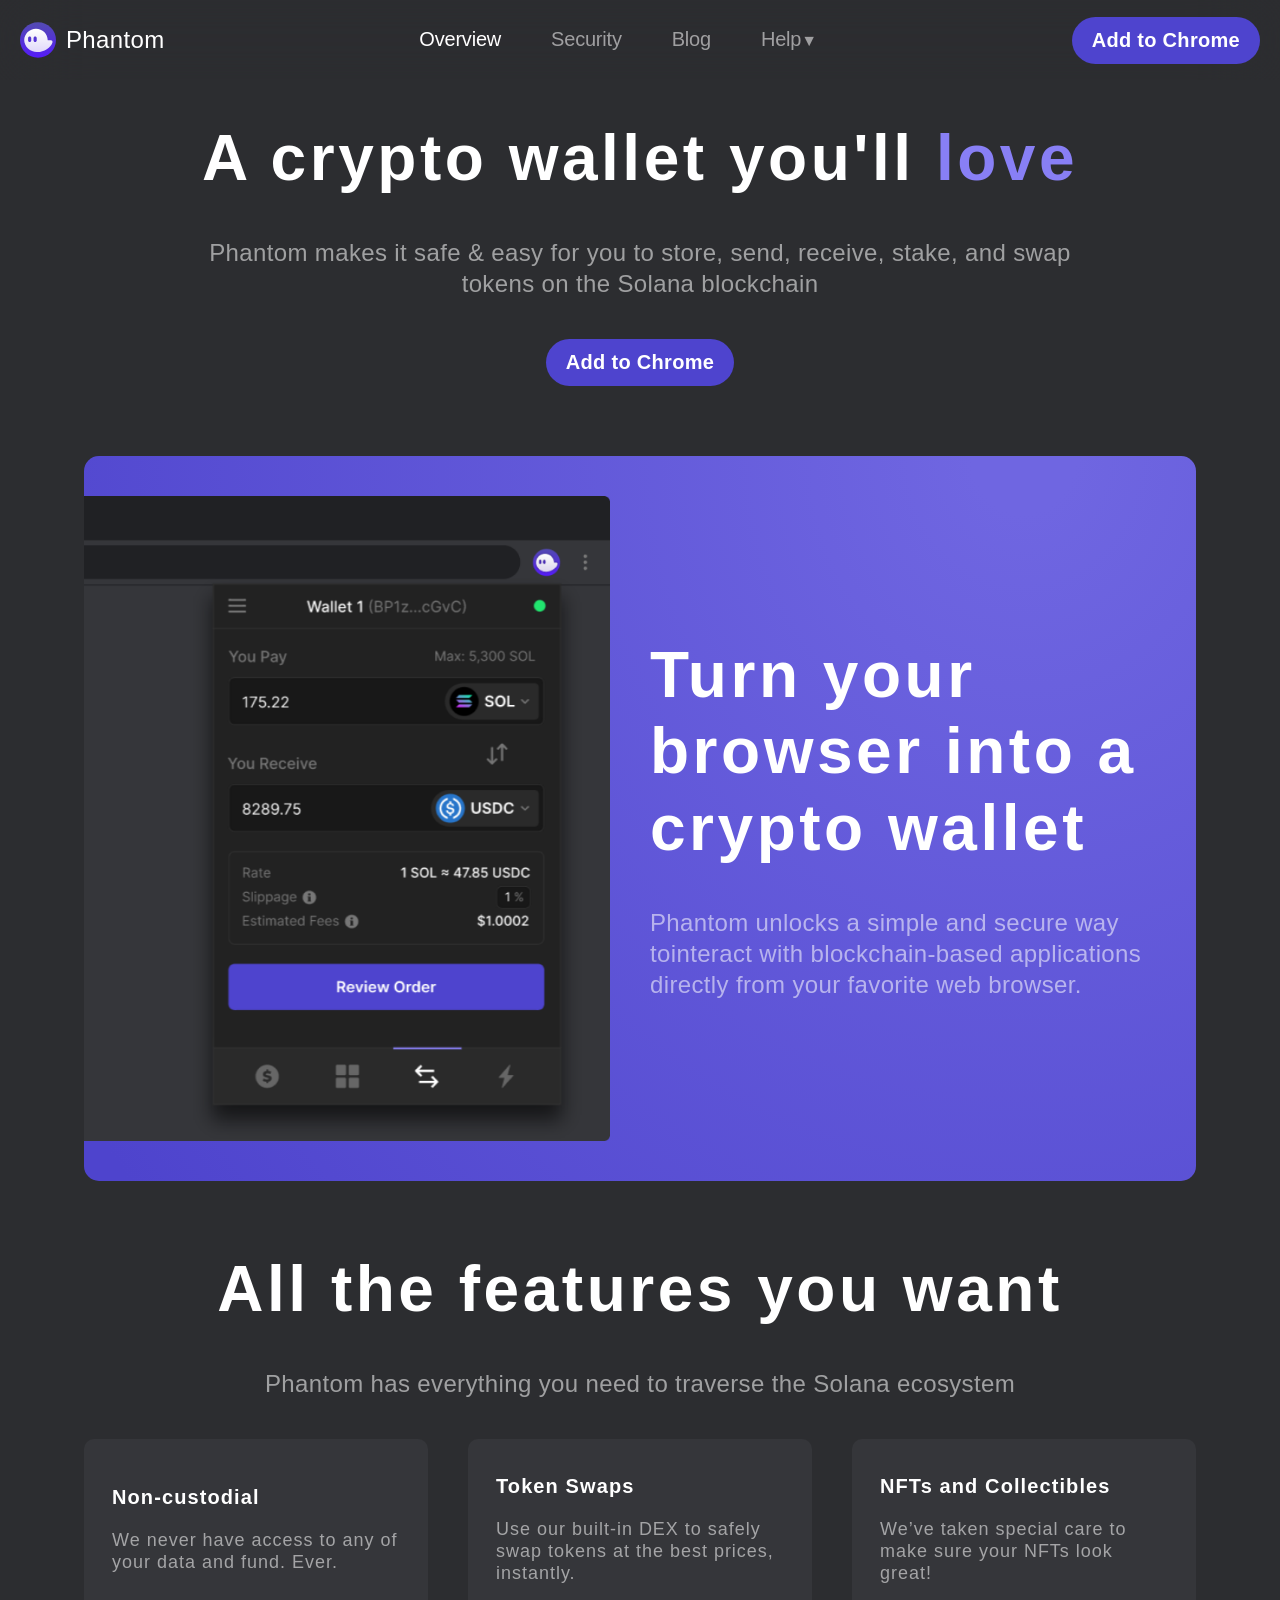
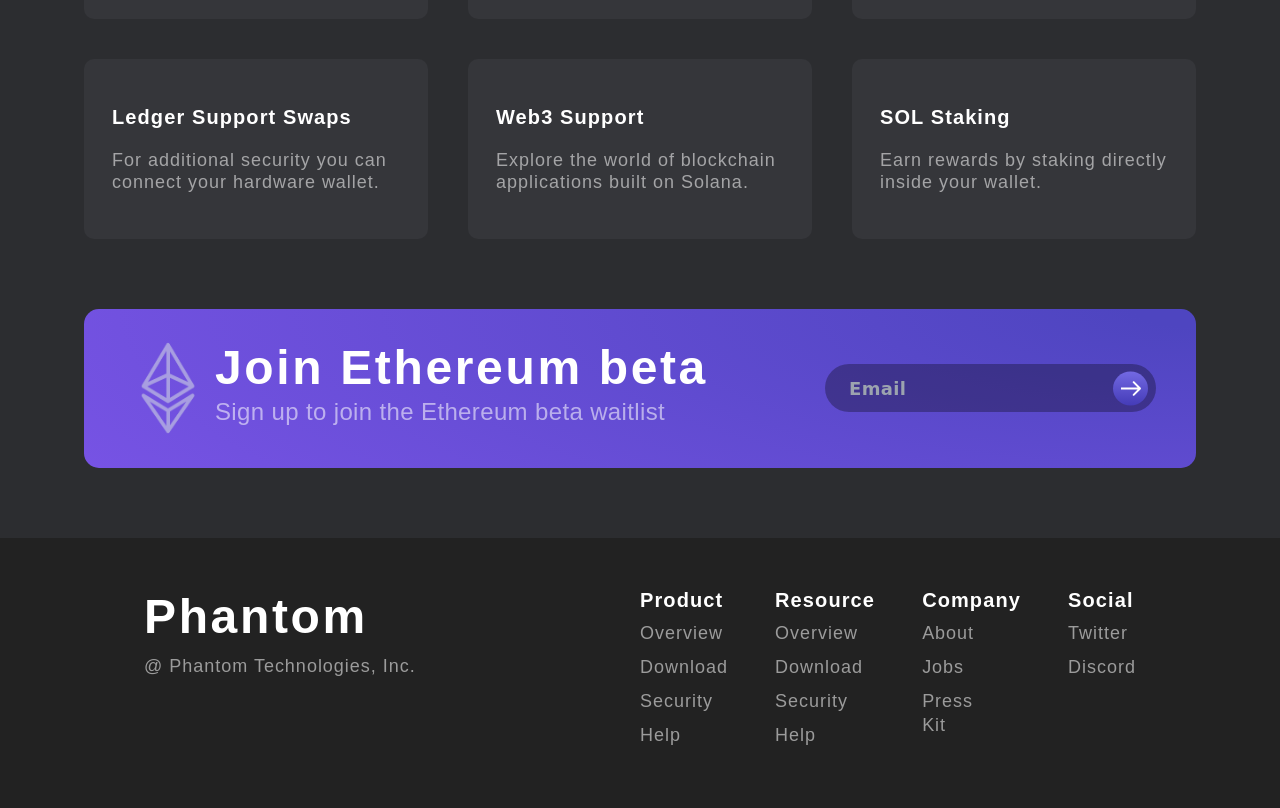
<file: courses/figma/landing/index.html>
<!DOCTYPE html>
<html lang="en">

<head>
    <meta charset="UTF-8">
    <meta http-equiv="X-UA-Compatible" content="IE=edge">
    <meta name="viewport" content="width=device-width, initial-scale=1.0">
    <title>Phantom</title>
    <link rel="stylesheet" href="compiled.css">
</head>

<body class="bg-body">
    <nav id="navbar" class="backdrop-filter backdrop-blur-2xl flex flex-row 
    px-30 py-20 md:px-20 z-50 fixed w-full top-0 justify-between items-center">

        <div class="flex items-center">
            <img class="mr-10" id="logo-img" src="./src/icons/phantom-logo.svg" alt="phantom logo">
            <h3 class="md:hidden font-bold">Phantom</h3>
            <p class="text-primary hidden font-medium md:block">Phantom</p>
        </div>

        <div id="navbar-links" class="hidden md:grid grid-flow-col auto-cols-min lg:gap-50 md:gap-30">
            <a href="#" id="active-nav-link">Overview</a>
            <a href="#">Security</a>
            <a href="#">Blog</a>
            <span class="relative" id="help-dropdown-toggle">
                <a href="#">Help<span class="text-base">▼</span></a>
                <div id="help-dropdown-content" class="">
                    <a class="font-p2-md" href="#">Support</a>
                    <a class="font-p2-md" href="#">Forum</a>
                    <a class="font-p2-md" href="#">FAQ</a>
                </div>
            </span>
        </div>

        <button class="add-wallet-btn bg-btn-primary rounded-full hidden md:block text-primary" type="button">
            <p class="text-btn font-btn text-primary text-center">Add to Chrome</p>
        </button>

        <button class="md:hidden" type="button" id="menu-toggle">
            <img id="navbar-toggle-image" src="./src/icons/hamburger-icon.svg" alt="hamburger">
        </button>

        <div id="dropdown-menu" class="md:hidden hidden absolute p-60 w-29/30 mx-auto right-0 top-4 left-0 rounded-md bg-footer 
            focus:outline-none">
            <div class="flex flex-row justify-between items-center mb-15">
                <h3 class="font-medium">Phantom</h3>
                <button id="close-dropdown">
                    <img id="close-dropdown-icon" src="./src/icons/close-dropdown-icon.svg" alt="close dropdown icon">
                </button>
            </div>
            <ul class="text-white text-opacity-60 text-4xl">
                <li class="mb-15"><a class="md:text-p2-md md:font-p2-md" href="#">Overview</a></li>
                <li class="mb-15"><a class="md:text-p2-md md:font-p2-md" href="#">Security</a></li>
                <li class="mb-15"><a class="md:text-p2-md md:font-p2-md" href="#">Blog</a></li>
                <li class="mb-15"><a class="md:text-p2-md md:font-p2-md" href="#">Support</a></li>
            </ul>
        </div>
    </nav>

    <div id="body-container" class="md:max-w-6xl md:mx-auto grid grid-flow-rows gap-120 px-30 pb-100 pt-200
    md:gap-70 md:px-20 md:pb-70 md:pt-120">
        <div id="header" class="grid grid-flow-row gap-60 md:gap-40 justify-items-center">
            <h1 class="text-center">A crypto wallet you'll <span class="text-selected">love</span></h1>

            <p class="text-center w-4/5">
                Phantom makes it safe & easy for you to store, send, receive, stake, and swap tokens on the Solana
                blockchain
            </p>

            <button
                class="add-wallet-btn bg-btn-primary rounded-full md:hidden self-start md:block text-primary mx-auto"
                type="button">
                <p class="text-primary text-center font-bold">Download</p>
            </button>

            <button class="add-wallet-btn bg-btn-primary rounded-full hidden self-start md:block text-primary mx-auto"
                type="button">
                <p class="text-btn font-btn text-primary text-center">Add to Chrome</p>
            </button>
        </div>

        <div class="hidden md:grid grid-cols-2 gap-40 py-40 pr-20 items-center rounded-md bg-gradient-purple-1">

            <div class="float-right">
                <img src="./src/images/browser-wallet-screen.png" alt="">
            </div>

            <div class="grid grid-flox-rows gap-40">
                <h1 class="self-end">Turn your browser into a crypto wallet</h1>
                <p class="self-start">Phantom unlocks a simple and secure way tointeract with blockchain-based
                    applications directly from your favorite web browser.</p>
            </div>
        </div>

        <div class="flex justify-center flex-wrap flex-row py-20 py-100 mb-20 rounded-md items-center 
        bg-gradient-purple-1 md:hidden">
            <h2 class="text-center mb-60 block px-40">Turn your browser into a crypto wallet</h2>

            <div class="float-right mb-60 pr-40">
                <img src="./src/images/browser-wallet-screen.png" alt="">
            </div>
            <p class="px-40">Phantom unlocks a simple and secure way tointeract with blockchain-based applications
                directly from
                your favorite web browser.</p>
        </div>

        <div class="grid grid-flow-rows gap-60 md:gap-40">
            <h1 class="text-center">All the features you want</h1>
            <p class="text-center">Phantom has everything you need to traverse the Solana ecosystem</p>

            <div class="grid md:grid-cols-3 gap-60 md:gap-40 md:grid-rows-2">
                <div class="feature-text-block flex flex-col justify-center">
                    <h3 class="mb-20">Non-custodial</h3>
                    <p class="text-p2-sm font-p2-sm md:text-p2-md md:font-p2-md">We never have access to any of your
                        data and fund. Ever.</p>
                </div>
                <div class="feature-text-block flex flex-col justify-center">
                    <h3 class="mb-20">Token Swaps</h3>
                    <p class="text-p2-sm font-p2-sm md:text-p2-md md:font-p2-md">Use our built-in DEX to safely swap
                        tokens at the best prices, instantly.</p>
                </div>
                <div class="feature-text-block flex flex-col justify-center">
                    <h3 class="mb-20">NFTs and Collectibles</h3>
                    <p class="text-p2-sm font-p2-sm md:text-p2-md md:font-p2-md">We’ve taken special care to make sure
                        your NFTs look great!</p>
                </div>
                <div class="feature-text-block flex flex-col justify-center">
                    <h3 class="mb-20">Ledger Support Swaps</h3>
                    <p class="text-p2-sm font-p2-sm md:text-p2-md md:font-p2-md">For additional security you can connect
                        your hardware wallet.</p>
                </div>
                <div class="feature-text-block flex flex-col justify-center">
                    <h3 class="mb-20">Web3 Support</h3>
                    <p class="text-p2-sm font-p2-sm md:text-p2-md md:font-p2-md">Explore the world of blockchain
                        applications built on Solana.</p>
                </div>
                <div class="feature-text-block flex flex-col justify-center">
                    <h3 class="mb-20">SOL Staking</h3>
                    <p class="text-p2-sm font-p2-sm md:text-p2-md md:font-p2-md">Earn rewards by staking directly inside
                        your wallet.</p>
                </div>
            </div>
        </div>

        <div class="grid grid-flow-row lg:grid-flow-col lg:auto-cols-auto w-full py-60 md:py-30 px-40 rounded-md items-center 
            justify-center lg:justify-between bg-gradient-purple-2 gap-40 md:gap-20">
            <div class="grid grid-flow-row lg:grid-flow-col items-center justify-items-center">
                <img id="eth-logo" class="filter brightness-125"
                    src="./src/images/ethereum-logo-transp.png" alt="eth-logo">
                <div>
                    <h2 class="text-center md:text-left">Join Ethereum beta</h2>
                    <p class="text-center md:text-left mb-10">Sign up to join the Ethereum beta waitlist</p>
                </div>
            </div>

            <form class="relative lg:mt-0 flex flex-row items-center">
                <input type="email" id="input-email" class="transition w-full duration-500 ease-in-out focus:outline-none focus:ring-4 md:focus:ring-2 focus:ring-white 
                    focus:ring-opacity-30 md:text-p2-md text-primary font-medium rounded-full bg-black bg-opacity-30"
                    placeholder="Email">
                <button id="submit-email" class="absolute right-2" type="button">
                    <svg class="hidden md:block" width="35" height="35" viewBox="0 0 35 34" fill="none"
                        xmlns="http://www.w3.org/2000/svg">
                        <ellipse cx="17.5" cy="17" rx="17.5" ry="17" fill="url(#paint0_linear)" />
                        <path
                            d="M27.7071 17.7071C28.0976 17.3166 28.0976 16.6834 27.7071 16.2929L21.3431 9.92893C20.9526 9.53841 20.3195 9.53841 19.9289 9.92893C19.5384 10.3195 19.5384 10.9526 19.9289 11.3431L25.5858 17L19.9289 22.6569C19.5384 23.0474 19.5384 23.6805 19.9289 24.0711C20.3195 24.4616 20.9526 24.4616 21.3431 24.0711L27.7071 17.7071ZM8 18L27 18V16L8 16V18Z"
                            fill="white" />
                        <defs>
                            <linearGradient id="paint0_linear" x1="17.5" y1="0" x2="17.5" y2="34"
                                gradientUnits="userSpaceOnUse">
                                <stop stop-color="#7369E3" />
                                <stop offset="1" stop-color="#443BB7" />
                            </linearGradient>
                        </defs>
                    </svg>
                    <img class="md:hidden" src="./src/icons/button-send-email.svg" alt="send-email-button">
                </button>
                <p id="invalid-email-hint" class="absolute hidden">Invalid email</p>
            </form>
        </div>
    </div>


    <footer class="bg-footer">
        <div class="md:max-w-6xl md:mx-auto px-80 py-120 md:py-50 flex flex-col justify-between lg:flex-row">
            <div class="w-full mb-70 md:mb-20 lg:mb-0 lg:w-1/2">
                <h2 class="mb-10 inline-block md:w-full">Phantom</h2>
                <p class="mb-10 text-p2-sm font-p2-sm md:text-p2-md md:font-p2-md inline-block md:w-full">@ Phantom
                    Technologies, Inc.</p>
            </div>
            <div class="grid grid-rows-4 sm:grid-rows-2 grid-flow-col md:grid-flow-col md:grid-rows-1 justify-between lg:w-1/2 
            gap-70 md:gap-0">
                <div class="md:mb-5 md:mr-6 w-full md:w-2/5 md:inline-block md:align-top">
                    <h3 class="mb-20 md:mb-10">Product</h3>
                    <ul class="">
                        <li class="mb-20 md:mb-10"><a
                                class="text-p2-sm font-p2-sm md:text-p2-md md:font-p2-md md:text-p2-md"
                                href="">Overview</a></li>
                        <li class="mb-20 md:mb-10"><a class="text-p2-sm font-p2-sm md:text-p2-md md:font-p2-md"
                                href="">Download</a></li>
                        <li class="mb-20 md:mb-10"><a class="text-p2-sm font-p2-sm md:text-p2-md md:font-p2-md"
                                href="">Security</a></li>
                        <li class="mb-20 md:mb-10"><a class="text-p2-sm font-p2-sm md:text-p2-md md:font-p2-md"
                                href="">Help</a></li>
                    </ul>
                </div>
                <div class="mb-5 mr-6 w-full md:w-2/5 md:inline-block md:align-top">
                    <h3 class="mb-20 md:mb-10">Resource</h3>
                    <ul class="">
                        <li class="mb-20 md:mb-10"><a class="text-p2-sm font-p2-sm md:text-p2-md md:font-p2-md"
                                href="">Overview</a></li>
                        <li class="mb-20 md:mb-10"><a class="text-p2-sm font-p2-sm md:text-p2-md md:font-p2-md"
                                href="">Download</a></li>
                        <li class="mb-20 md:mb-10"><a class="text-p2-sm font-p2-sm md:text-p2-md md:font-p2-md"
                                href="">Security</a></li>
                        <li class="mb-20 md:mb-10"><a class="text-p2-sm font-p2-sm md:text-p2-md md:font-p2-md"
                                href="">Help</a></li>
                    </ul>
                </div>
                <div class="mb-5 mr-6 w-full md:w-2/5 md:inline-block md:align-top">
                    <h3 class="mb-20 md:mb-10">Company</h3>
                    <ul class="">
                        <li class="mb-20 md:mb-10"><a class="text-p2-sm font-p2-sm md:text-p2-md md:font-p2-md"
                                href="">About</a></li>
                        <li class="mb-20 md:mb-10"><a class="text-p2-sm font-p2-sm md:text-p2-md md:font-p2-md"
                                href="">Jobs</a></li>
                        <li class="mb-20 md:mb-10"><a class="text-p2-sm font-p2-sm md:text-p2-md md:font-p2-md"
                                href="">Press Kit</a></li>
                    </ul>
                </div>
                <div class="mb-5 mr-6 w-full md:w-2/5 md:inline-block md:align-top">
                    <h3 class="mb-20 md:mb-10">Social</h3>
                    <ul class="">
                        <li class="mb-20 md:mb-10"><a class="text-p2-sm font-p2-sm md:text-p2-md md:font-p2-md"
                                href="">Twitter</a></li>
                        <li class="mb-20 md:mb-10"><a class="text-p2-sm font-p2-sm md:text-p2-md md:font-p2-md"
                                href="">Discord</a></li>
                    </ul>
                </div>
            </div>
        </div>
    </footer>

    <script>
        window.addEventListener('DOMContentLoaded', () => {
            const menuBtn = document.querySelector('#menu-toggle')
            const dropdown = document.querySelector('#dropdown-menu')
            const closeBtn = document.querySelector('#close-dropdown')
            
            menuBtn.addEventListener('click', () => {
                dropdown.classList.toggle('hidden')
            })

            closeBtn.addEventListener('click', () => {
                dropdown.classList.toggle('hidden')
            })

            window.addEventListener('click', () => {
                if(!event.target.matches('#navbar-toggle-image') &&
                !event.target.matches('#navbar-toggle-image')) {
                    if(!dropdown.classList.contains('hidden')) {
                        dropdown.classList.toggle('hidden')
                    }
                }
            })

            const hint = document.querySelector('#invalid-email-hint')
            const submitEmailBtn = document.querySelector('#submit-email')
            submitEmailBtn.addEventListener('click', () => {
                hint.classList.toggle('hidden')
            })
        })
    </script>
</body>

</html>
</file>
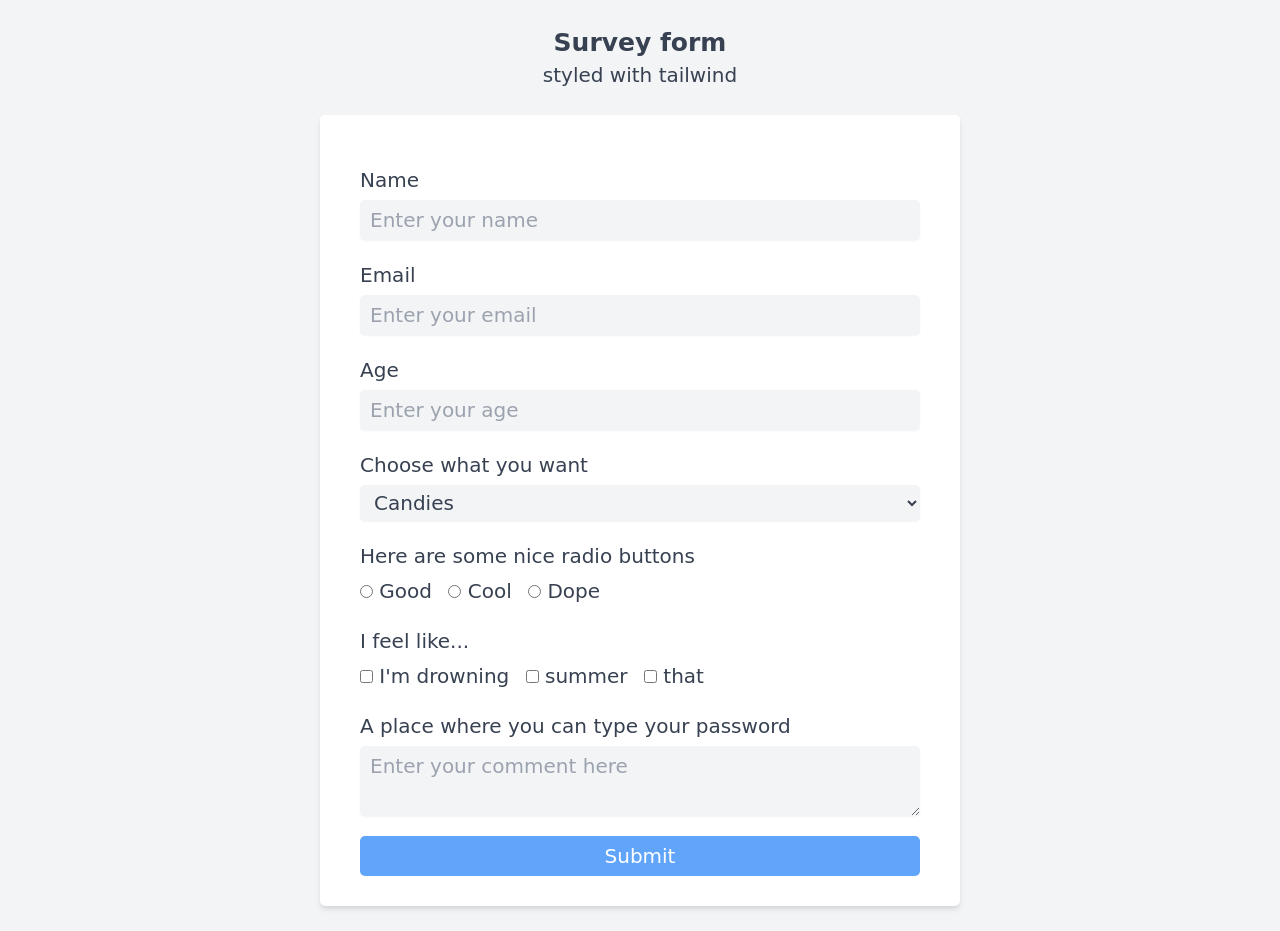
<file: courses/figma/survey/index.html>
<!DOCTYPE html>
<html lang="en">

<head>
    <meta charset="UTF-8">
    <meta http-equiv="X-UA-Compatible" content="IE=edge">
    <meta name="viewport" content="width=device-width, initial-scale=1.0">
    <title>Survey Form</title>
    <link rel="stylesheet" href="compiled.css">
</head>

<body>
    <h1 id="title">Survey form</h1>
    <p id="description">styled with tailwind</p>

    <form id="survey-form">
        <div class="form-control">
            <label for="name" id="name-label">
                Name
            </label>

            <input type="text" id="name" placeholder="Enter your name" required />
        </div>

        <div class="form-control">
            <label for="email" id="email-label">
                Email
            </label>

            <input type="email" id="email" placeholder="Enter your email" required />
        </div>

        <div class="form-control">
            <label for="number" id="number-label">
                Age
            </label>

            <input type="number" min="0" max="110" id="number" placeholder="Enter your age" />
        </div>

        <div class="form-control">
            <label for="wanna" id="wanna-label">
                Choose what you want
            </label>

            <select name="wanna" id="dropdown">
                <option class="option" value="candies">Candies</option>
                <option class="option" value="money">Money</option>
                <option class="option" value="sleep">Sleep</option>
            </select>
        </div>

        <div class="form-control">
            <label for="radio-group" id="btn-label">
                Here are some nice radio buttons
            </label>
            
            <div class="md:inline-block mr-2">
                <input type="radio" id="good" name="radio-group" />
                <label for="good">Good</label>
            </div>
            
            <div class="md:inline-block mr-2">
                <input type="radio" id="cool" name="radio-group" />
                <label for="cool">Cool</label>
            </div>
            
            <div class="md:inline-block mr-2">
                <input type="radio" id="dope" name="radio-group" />
                <label for="dope">Dope</label>
            </div>
        </div>

        <div class="form-control">
            <label for="checkbox-group" id="feellike-label">I feel like...</label>

            <div class="md:inline-block mr-2">
                <input type="checkbox" id="drowing" name="checkbox-group" value="I'm drowning" />
                <label for="drowing">I'm drowning</label>
            </div>
            
            <div class="md:inline-block mr-2">
                <input type="checkbox" id="summer" name="checkbox-group" value="summer" />
                <label for="summer">summer</label>
            </div>
            
            <div class="md:inline-block mr-2">
                <input type="checkbox" id="that" name="checkbox-group" value="that" />
                <label for="that">that</label>
            </div>
        </div>

        <div class="form-control">
            <label id="comment-label" for="comment">
                A place where you can type your password
            </label>

            <textarea name="comment" id="comment" placeholder="Enter your comment here"></textarea>
        </div>

        <div id="button-container"> 
            <button id="submit" type="submit" value="submit">
                Submit
            </button>
        </div>
    </form>
</body>

</html>
</file>
